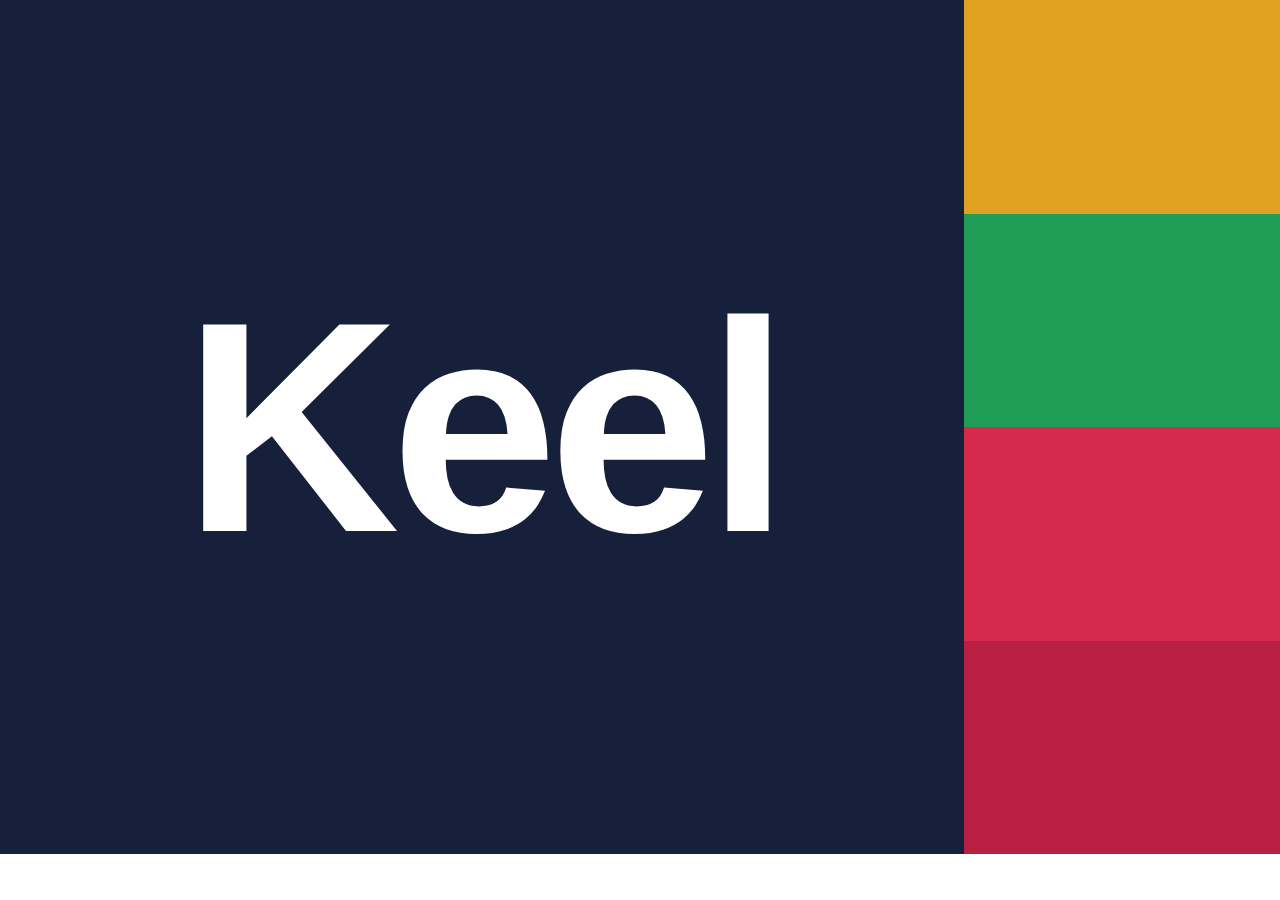
<file: .agents/skills/keel-design-system/Keel.html>
<!DOCTYPE html>
<html lang="en"><head><meta charset="utf-8"><link rel="stylesheet" href="styles.css">
<style>html,body{margin:0;height:100%}body{width:1280px;height:854px;display:grid;grid-template-columns:1fr 316px;font-family:var(--font-sans);overflow:hidden}
.main{background:var(--navy-900);display:flex;align-items:center;justify-content:center}
.mark{font-size:300px;font-weight:700;letter-spacing:-.03em;color:#fff;line-height:.9}
.strip{display:grid;grid-template-rows:repeat(4,1fr)}
.strip>div{width:100%;height:100%}</style></head>
<body><div class="main"><span class="mark">Keel</span></div>
<div class="strip">
<div style="background:var(--amber)"></div>
<div style="background:var(--green)"></div>
<div style="background:var(--crimson-600)"></div>
<div style="background:var(--crimson-700)"></div>
</div></body></html>
</file>
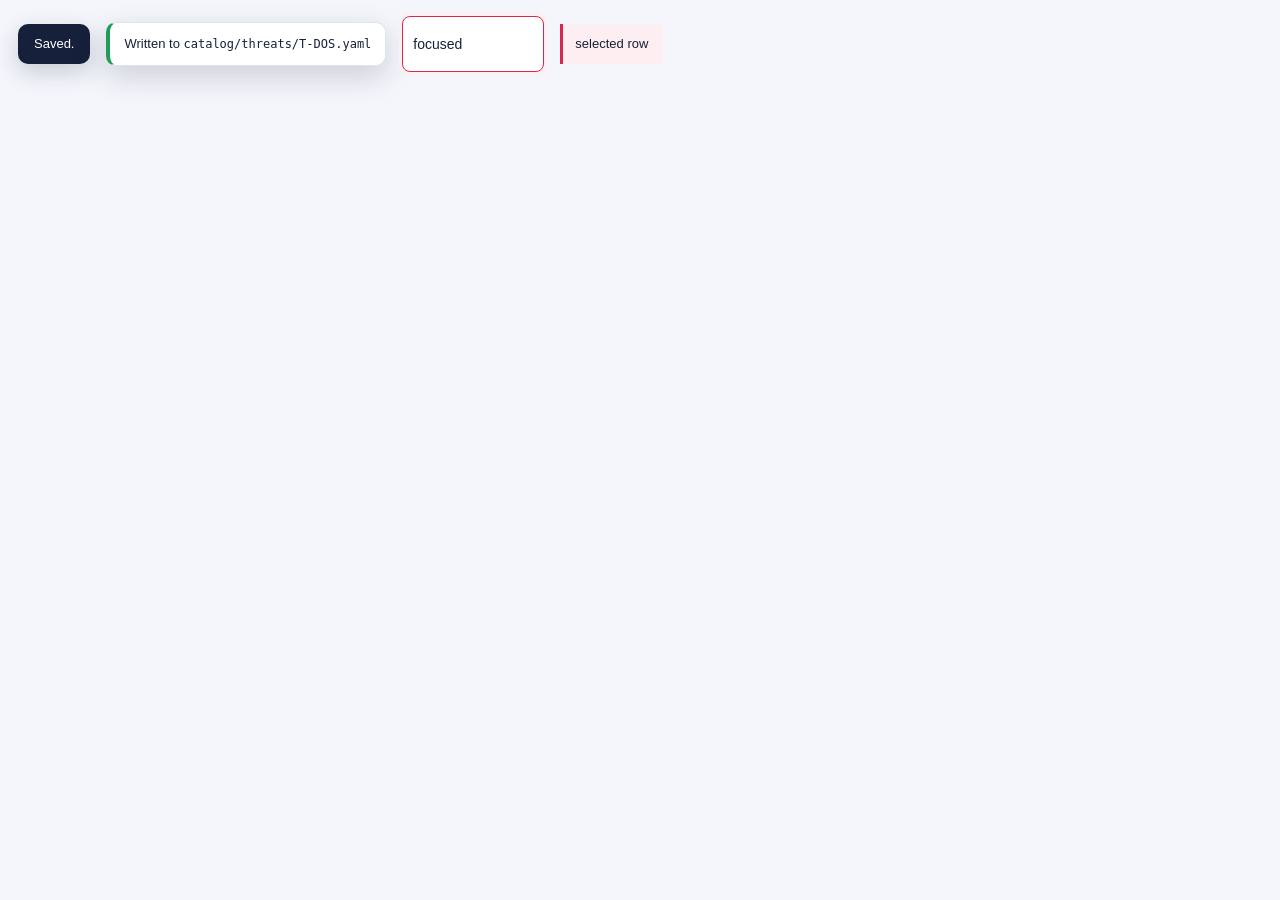
<file: .agents/skills/keel-design-system/guidelines/brand-elevation.html>
<!-- @dsCard group="Brand" viewport="700x150" name="Elevation & focus" subtitle="Almost absent — only floating layers cast a shadow. No blur anywhere." -->
<!DOCTYPE html>
<html lang="en"><head><meta charset="utf-8"><link rel="stylesheet" href="../styles.css">
<style>html,body{margin:0}body{background:var(--surface-app);font:var(--fs-14)/var(--lh-base) var(--font-sans);color:var(--text-strong);padding:16px 18px}a{color:var(--text-link)}a:hover{color:var(--text-link-hover)}
.sw{display:flex;gap:0;border-radius:var(--r-8);overflow:hidden;border:1px solid var(--line-panel)}
.sw>div{flex:1;height:56px;display:flex;align-items:flex-end;padding:6px 8px;font-family:var(--font-mono);font-size:9px;letter-spacing:.02em}
.grid{display:grid;gap:10px}
.k{font-size:var(--fs-10);text-transform:uppercase;letter-spacing:var(--ls-key);color:var(--text-faint);font-weight:var(--fw-bold);margin:0 0 6px}
.mono{font-family:var(--font-mono)}
.tok{font-family:var(--font-mono);font-size:var(--fs-11);color:var(--text-muted)}
</style></head><body>
<div style="display:flex;gap:16px;align-items:center;flex-wrap:wrap">
<div style="background:var(--navy-900);color:#fff;padding:10px 16px;border-radius:var(--r-10);font-size:var(--fs-13);box-shadow:var(--shadow-toast)">Saved.</div>
<div style="background:#fff;border:1px solid var(--border);border-left:4px solid var(--green);padding:11px 14px;border-radius:var(--r-10);font-size:var(--fs-13);box-shadow:var(--shadow-dialog)">Written to <span class="mono" style="font-size:var(--fs-12)">catalog/threats/T-DOS.yaml</span></div>
<input value="focused" readonly style="height:var(--input-h);border:1px solid var(--crimson-600);border-radius:var(--r-8);padding:8px 10px;box-shadow:var(--focus-ring);font:var(--fs-14) var(--font-sans);color:var(--navy-900);width:120px">
<div style="background:var(--crimson-50);box-shadow:var(--selected-rail-accent);padding:10px 15px;border-radius:0;font-size:var(--fs-13);color:var(--navy-900)">selected row</div></div>
</body></html>
</file>
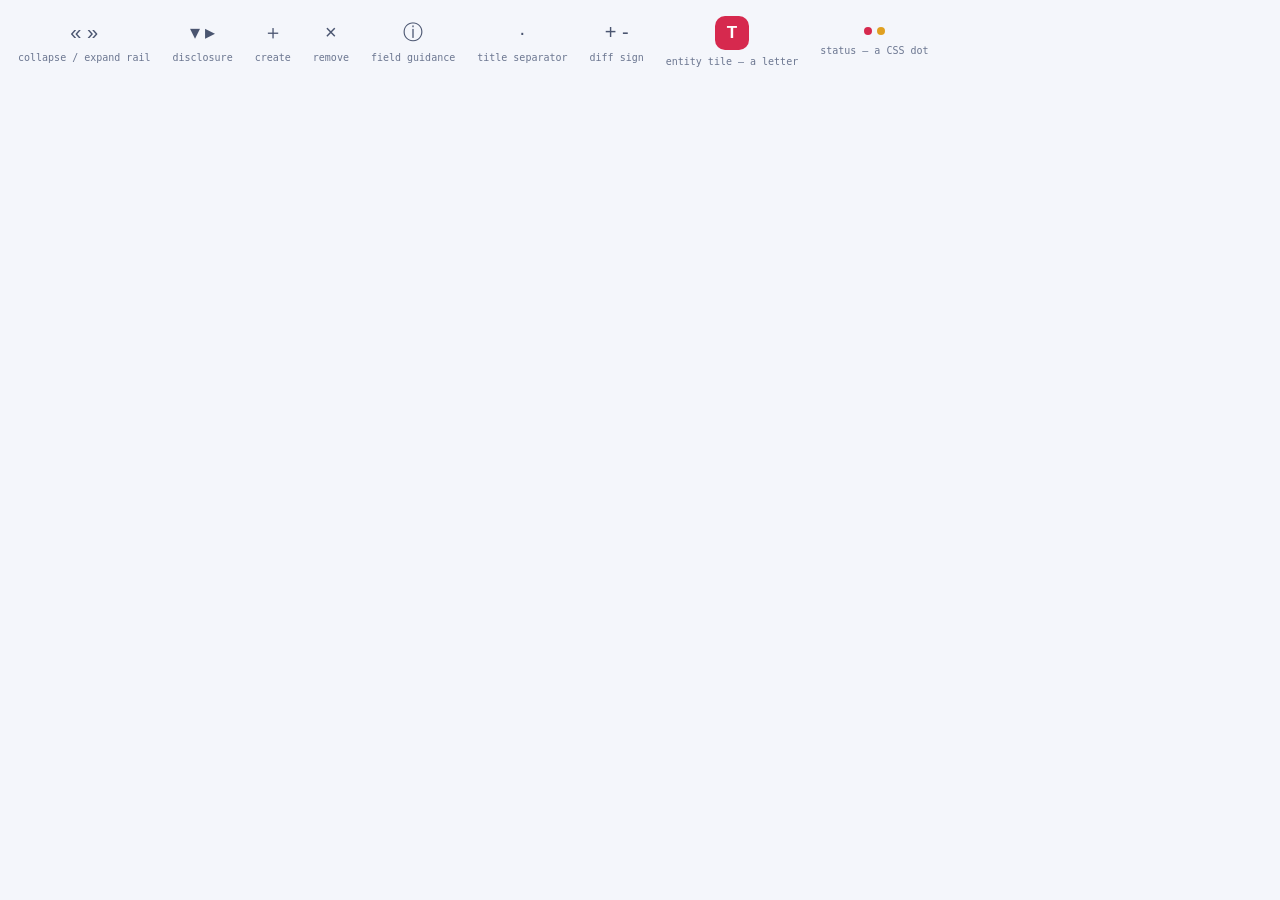
<file: .agents/skills/keel-design-system/guidelines/brand-iconography.html>
<!-- @dsCard group="Brand" viewport="700x160" name="Iconography — glyphs only" subtitle="No icon set, no SVG icons, no emoji. This is the complete inventory." -->
<!DOCTYPE html>
<html lang="en"><head><meta charset="utf-8"><link rel="stylesheet" href="../styles.css">
<style>html,body{margin:0}body{background:var(--surface-app);font:var(--fs-14)/var(--lh-base) var(--font-sans);color:var(--text-strong);padding:16px 18px}a{color:var(--text-link)}a:hover{color:var(--text-link-hover)}
.sw{display:flex;gap:0;border-radius:var(--r-8);overflow:hidden;border:1px solid var(--line-panel)}
.sw>div{flex:1;height:56px;display:flex;align-items:flex-end;padding:6px 8px;font-family:var(--font-mono);font-size:9px;letter-spacing:.02em}
.grid{display:grid;gap:10px}
.k{font-size:var(--fs-10);text-transform:uppercase;letter-spacing:var(--ls-key);color:var(--text-faint);font-weight:var(--fw-bold);margin:0 0 6px}
.mono{font-family:var(--font-mono)}
.tok{font-family:var(--font-mono);font-size:var(--fs-11);color:var(--text-muted)}
</style></head><body>
<div style="display:flex;gap:22px;flex-wrap:wrap;align-items:flex-start">
<div style="text-align:center"><div style="font-size:20px;color:var(--navy-600);line-height:1.6">«  »</div><p class="tok" style="margin:2px 0 0;font-size:10px">collapse / expand rail</p></div><div style="text-align:center"><div style="font-size:20px;color:var(--navy-600);line-height:1.6">▾  ▸</div><p class="tok" style="margin:2px 0 0;font-size:10px">disclosure</p></div><div style="text-align:center"><div style="font-size:20px;color:var(--navy-600);line-height:1.6">＋</div><p class="tok" style="margin:2px 0 0;font-size:10px">create</p></div><div style="text-align:center"><div style="font-size:20px;color:var(--navy-600);line-height:1.6">×</div><p class="tok" style="margin:2px 0 0;font-size:10px">remove</p></div><div style="text-align:center"><div style="font-size:20px;color:var(--navy-600);line-height:1.6">ⓘ</div><p class="tok" style="margin:2px 0 0;font-size:10px">field guidance</p></div><div style="text-align:center"><div style="font-size:20px;color:var(--navy-600);line-height:1.6">·</div><p class="tok" style="margin:2px 0 0;font-size:10px">title separator</p></div><div style="text-align:center"><div style="font-size:20px;color:var(--navy-600);line-height:1.6">+  -</div><p class="tok" style="margin:2px 0 0;font-size:10px">diff sign</p></div>
<div style="text-align:center"><div style="width:34px;height:34px;border-radius:var(--r-10);background:var(--crimson-600);color:#fff;display:flex;align-items:center;justify-content:center;font-size:17px;font-weight:700;margin:0 auto">T</div><p class="tok" style="margin:4px 0 0;font-size:10px">entity tile — a letter</p></div>
<div style="text-align:center"><div style="display:flex;gap:5px;justify-content:center;padding-top:11px"><span style="width:8px;height:8px;border-radius:50%;background:var(--crimson-600);display:inline-block"></span><span style="width:8px;height:8px;border-radius:50%;background:var(--amber);display:inline-block"></span></div><p class="tok" style="margin:8px 0 0;font-size:10px">status — a CSS dot</p></div></div>
</body></html>
</file>
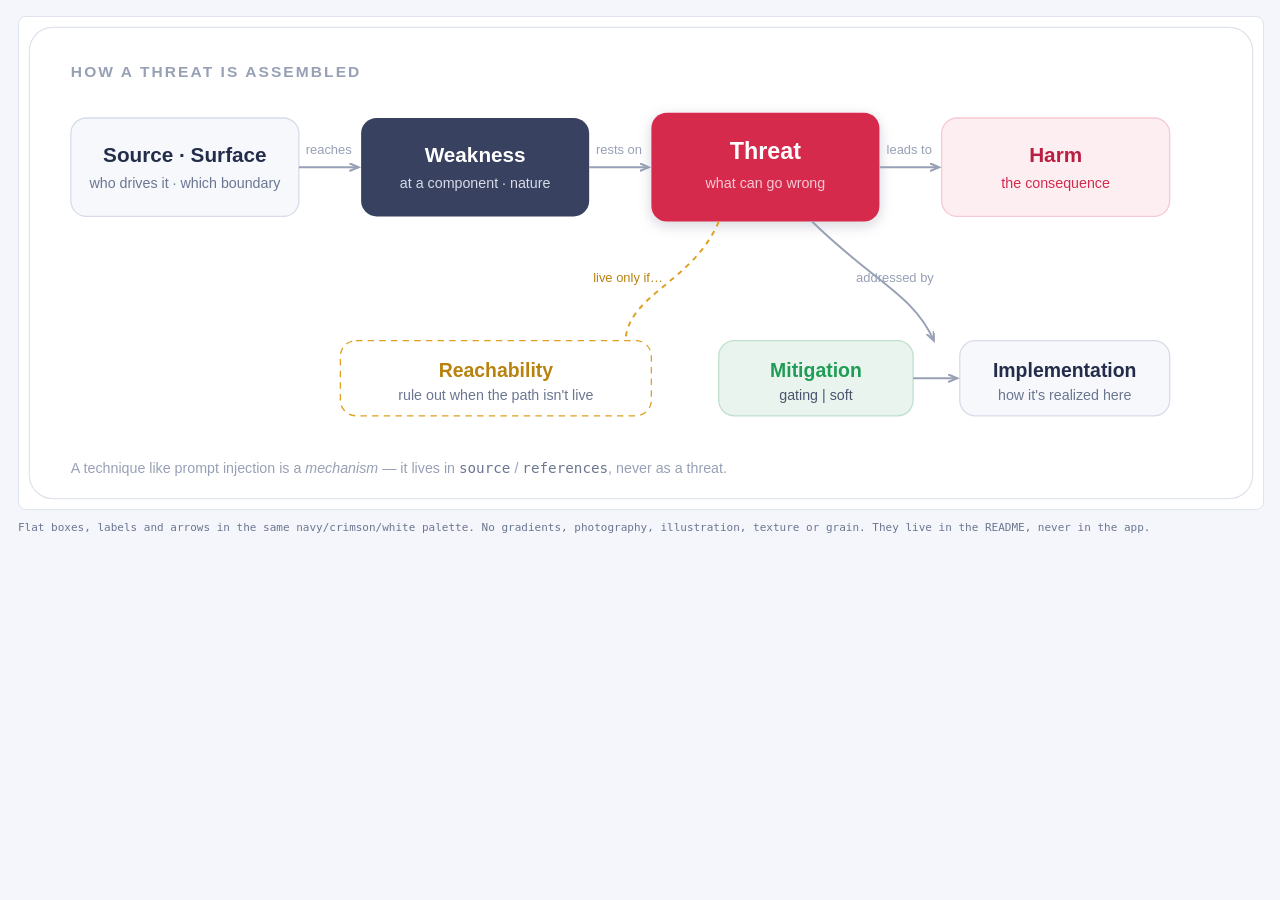
<file: .agents/skills/keel-design-system/guidelines/brand-imagery.html>
<!-- @dsCard group="Brand" viewport="700x230" name="Imagery" subtitle="Three flat vector diagrams exist. The app itself ships zero images." -->
<!DOCTYPE html>
<html lang="en"><head><meta charset="utf-8"><link rel="stylesheet" href="../styles.css">
<style>html,body{margin:0}body{background:var(--surface-app);font:var(--fs-14)/var(--lh-base) var(--font-sans);color:var(--text-strong);padding:16px 18px}a{color:var(--text-link)}a:hover{color:var(--text-link-hover)}
.sw{display:flex;gap:0;border-radius:var(--r-8);overflow:hidden;border:1px solid var(--line-panel)}
.sw>div{flex:1;height:56px;display:flex;align-items:flex-end;padding:6px 8px;font-family:var(--font-mono);font-size:9px;letter-spacing:.02em}
.grid{display:grid;gap:10px}
.k{font-size:var(--fs-10);text-transform:uppercase;letter-spacing:var(--ls-key);color:var(--text-faint);font-weight:var(--fw-bold);margin:0 0 6px}
.mono{font-family:var(--font-mono)}
.tok{font-family:var(--font-mono);font-size:var(--fs-11);color:var(--text-muted)}
</style></head><body>
<img src="../assets/threat-spine.svg" alt="How a threat is assembled" style="width:100%;display:block;background:#fff;border:1px solid var(--line-panel);border-radius:var(--r-8)">
<p class="tok" style="margin:9px 0 0">Flat boxes, labels and arrows in the same navy/crimson/white palette. No gradients, photography, illustration, texture or grain. They live in the README, never in the app.</p>
</body></html>
</file>
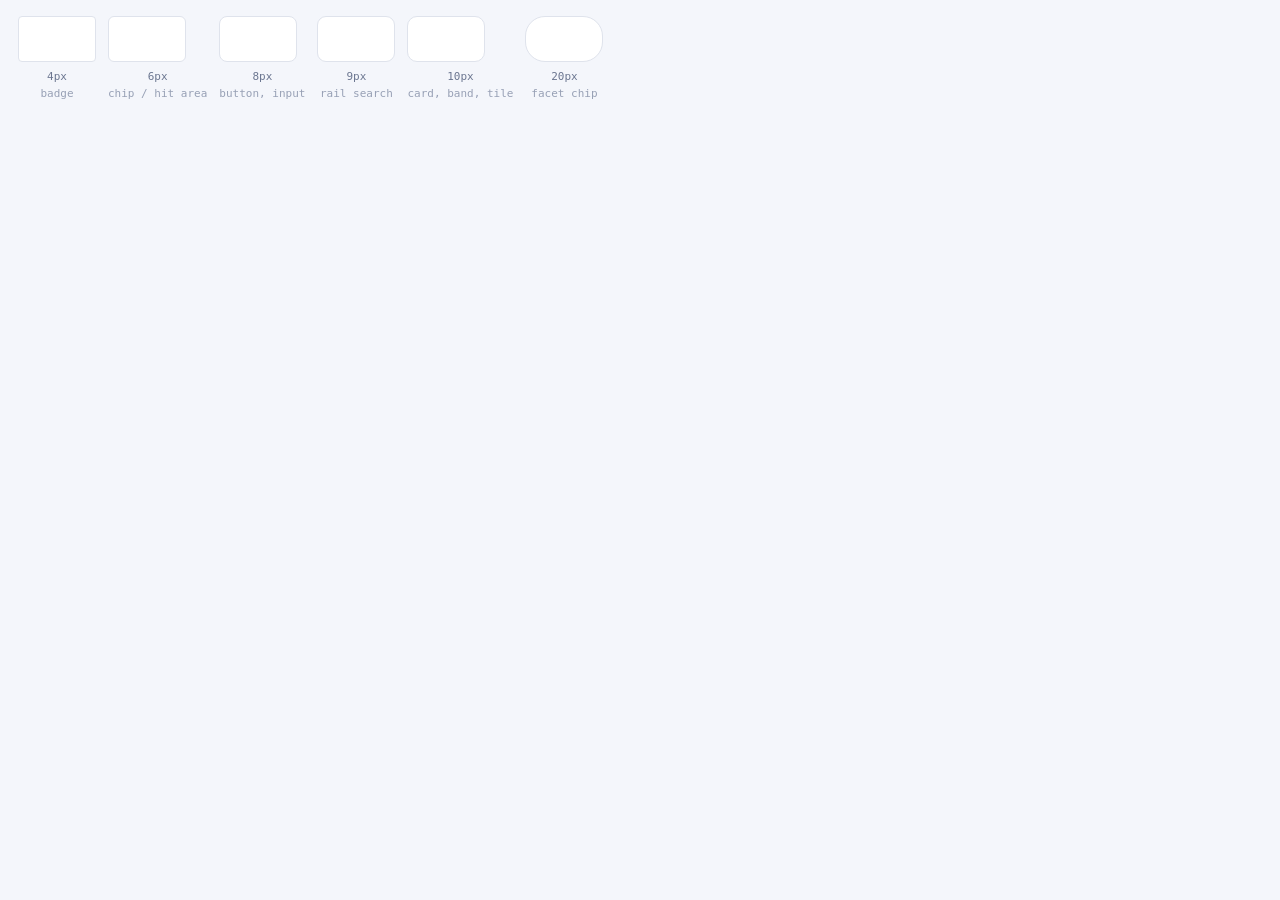
<file: .agents/skills/keel-design-system/guidelines/brand-radii.html>
<!-- @dsCard group="Brand" viewport="700x140" name="Radii" subtitle="Squarish by default — Keel reads as a document tool" -->
<!DOCTYPE html>
<html lang="en"><head><meta charset="utf-8"><link rel="stylesheet" href="../styles.css">
<style>html,body{margin:0}body{background:var(--surface-app);font:var(--fs-14)/var(--lh-base) var(--font-sans);color:var(--text-strong);padding:16px 18px}a{color:var(--text-link)}a:hover{color:var(--text-link-hover)}
.sw{display:flex;gap:0;border-radius:var(--r-8);overflow:hidden;border:1px solid var(--line-panel)}
.sw>div{flex:1;height:56px;display:flex;align-items:flex-end;padding:6px 8px;font-family:var(--font-mono);font-size:9px;letter-spacing:.02em}
.grid{display:grid;gap:10px}
.k{font-size:var(--fs-10);text-transform:uppercase;letter-spacing:var(--ls-key);color:var(--text-faint);font-weight:var(--fw-bold);margin:0 0 6px}
.mono{font-family:var(--font-mono)}
.tok{font-family:var(--font-mono);font-size:var(--fs-11);color:var(--text-muted)}
</style></head><body>
<div style="display:flex;gap:12px;align-items:flex-end;flex-wrap:wrap">
<div style="text-align:center"><div style="width:76px;height:44px;background:#fff;border:1px solid var(--line-panel);border-radius:var(--r-4)"></div><p class="tok" style="margin:6px 0 0">4px<br><span style="color:var(--text-faint)">badge</span></p></div><div style="text-align:center"><div style="width:76px;height:44px;background:#fff;border:1px solid var(--line-panel);border-radius:var(--r-6)"></div><p class="tok" style="margin:6px 0 0">6px<br><span style="color:var(--text-faint)">chip / hit area</span></p></div><div style="text-align:center"><div style="width:76px;height:44px;background:#fff;border:1px solid var(--line-panel);border-radius:var(--r-8)"></div><p class="tok" style="margin:6px 0 0">8px<br><span style="color:var(--text-faint)">button, input</span></p></div><div style="text-align:center"><div style="width:76px;height:44px;background:#fff;border:1px solid var(--line-panel);border-radius:var(--r-9)"></div><p class="tok" style="margin:6px 0 0">9px<br><span style="color:var(--text-faint)">rail search</span></p></div><div style="text-align:center"><div style="width:76px;height:44px;background:#fff;border:1px solid var(--line-panel);border-radius:var(--r-10)"></div><p class="tok" style="margin:6px 0 0">10px<br><span style="color:var(--text-faint)">card, band, tile</span></p></div><div style="text-align:center"><div style="width:76px;height:44px;background:#fff;border:1px solid var(--line-panel);border-radius:var(--r-pill)"></div><p class="tok" style="margin:6px 0 0">20px<br><span style="color:var(--text-faint)">facet chip</span></p></div></div>
</body></html>
</file>
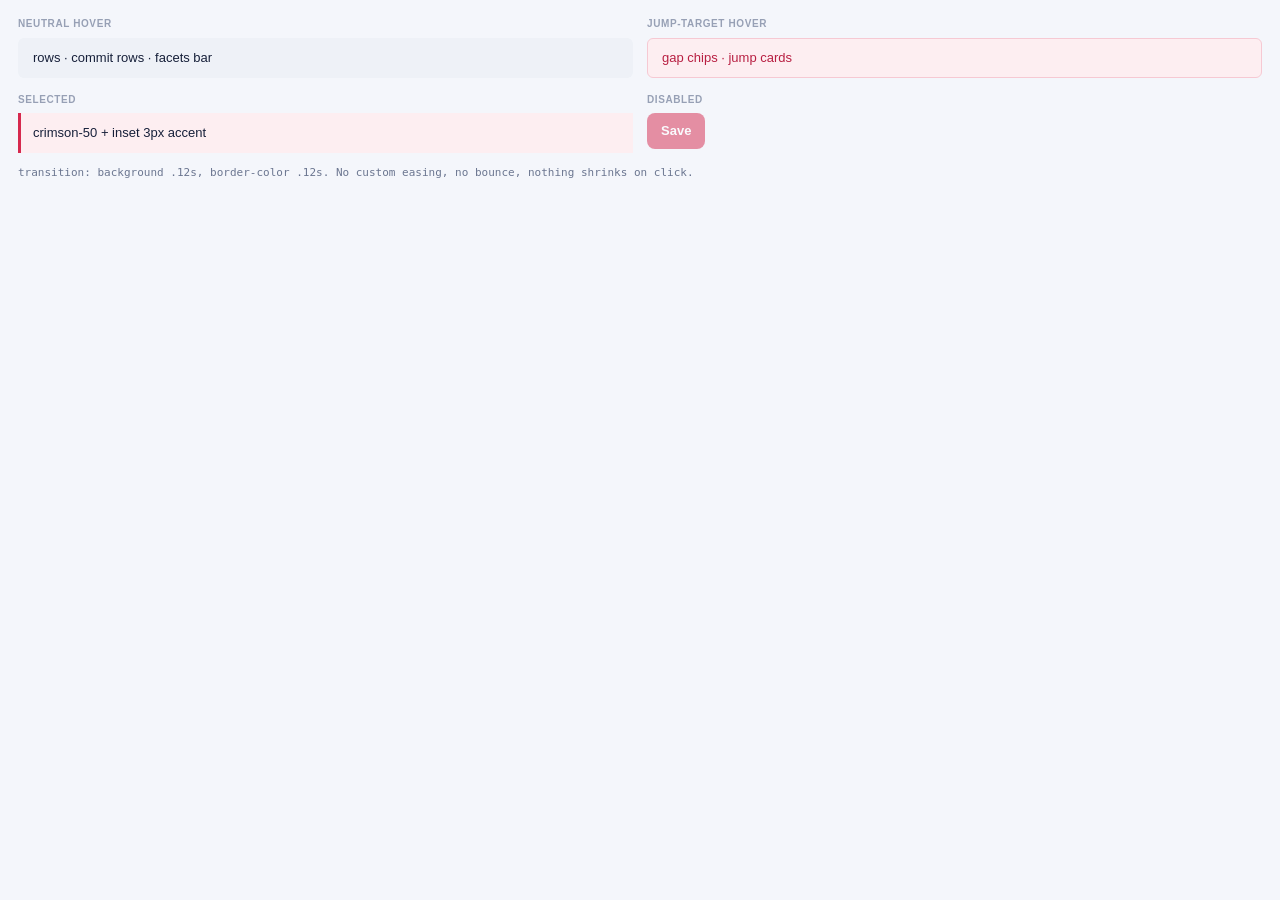
<file: .agents/skills/keel-design-system/guidelines/brand-states.html>
<!-- @dsCard group="Brand" viewport="700x170" name="Interaction states" subtitle="Hover neutral → navy-100. Hover a jump target → crimson wash. No press state exists." -->
<!DOCTYPE html>
<html lang="en"><head><meta charset="utf-8"><link rel="stylesheet" href="../styles.css">
<style>html,body{margin:0}body{background:var(--surface-app);font:var(--fs-14)/var(--lh-base) var(--font-sans);color:var(--text-strong);padding:16px 18px}a{color:var(--text-link)}a:hover{color:var(--text-link-hover)}
.sw{display:flex;gap:0;border-radius:var(--r-8);overflow:hidden;border:1px solid var(--line-panel)}
.sw>div{flex:1;height:56px;display:flex;align-items:flex-end;padding:6px 8px;font-family:var(--font-mono);font-size:9px;letter-spacing:.02em}
.grid{display:grid;gap:10px}
.k{font-size:var(--fs-10);text-transform:uppercase;letter-spacing:var(--ls-key);color:var(--text-faint);font-weight:var(--fw-bold);margin:0 0 6px}
.mono{font-family:var(--font-mono)}
.tok{font-family:var(--font-mono);font-size:var(--fs-11);color:var(--text-muted)}
</style></head><body>
<div class="grid" style="grid-template-columns:1fr 1fr;gap:14px">
<div><p class="k">Neutral hover</p><div style="background:var(--navy-100);padding:10px 15px;border-radius:var(--r-6);font-size:var(--fs-13)">rows · commit rows · facets bar</div></div>
<div><p class="k">Jump-target hover</p><div style="background:var(--crimson-50);color:var(--crimson-700);border:1px solid var(--crimson-200);padding:9px 14px;border-radius:var(--r-6);font-size:var(--fs-13)">gap chips · jump cards</div></div>
<div><p class="k">Selected</p><div style="background:var(--crimson-50);box-shadow:var(--selected-rail-accent);padding:10px 15px;font-size:var(--fs-13)">crimson-50 + inset 3px accent</div></div>
<div><p class="k">Disabled</p><div style="background:var(--crimson-600);color:#fff;opacity:.5;padding:8px 14px;border-radius:var(--r-8);font-size:var(--fs-13);font-weight:600;display:inline-block">Save</div></div></div>
<p class="tok" style="margin:11px 0 0">transition: background .12s, border-color .12s. No custom easing, no bounce, nothing shrinks on click.</p>
</body></html>
</file>
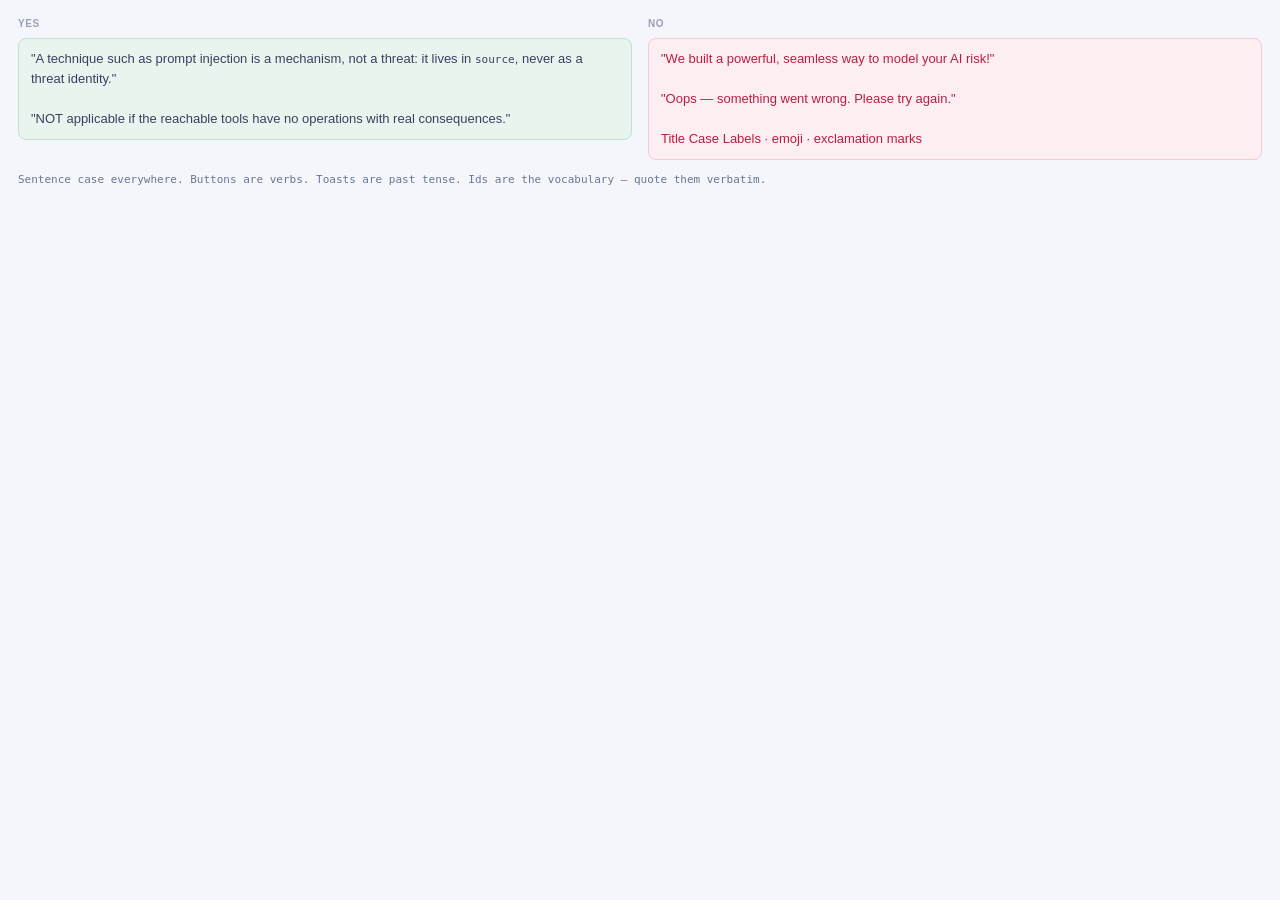
<file: .agents/skills/keel-design-system/guidelines/brand-voice.html>
<!-- @dsCard group="Brand" viewport="700x210" name="Voice" subtitle="Declarative, second person, opinionated with the reasoning attached. No emoji." -->
<!DOCTYPE html>
<html lang="en"><head><meta charset="utf-8"><link rel="stylesheet" href="../styles.css">
<style>html,body{margin:0}body{background:var(--surface-app);font:var(--fs-14)/var(--lh-base) var(--font-sans);color:var(--text-strong);padding:16px 18px}a{color:var(--text-link)}a:hover{color:var(--text-link-hover)}
.sw{display:flex;gap:0;border-radius:var(--r-8);overflow:hidden;border:1px solid var(--line-panel)}
.sw>div{flex:1;height:56px;display:flex;align-items:flex-end;padding:6px 8px;font-family:var(--font-mono);font-size:9px;letter-spacing:.02em}
.grid{display:grid;gap:10px}
.k{font-size:var(--fs-10);text-transform:uppercase;letter-spacing:var(--ls-key);color:var(--text-faint);font-weight:var(--fw-bold);margin:0 0 6px}
.mono{font-family:var(--font-mono)}
.tok{font-family:var(--font-mono);font-size:var(--fs-11);color:var(--text-muted)}
</style></head><body>
<div class="grid" style="grid-template-columns:1fr 1fr;gap:16px">
<div><p class="k">Yes</p><div style="background:var(--green-50);border:1px solid var(--green-200);border-radius:var(--r-8);padding:10px 12px;font-size:var(--fs-13);color:var(--navy-700);line-height:1.55">"A technique such as prompt injection is a mechanism, not a threat: it lives in <span class="mono" style="font-size:11px">source</span>, never as a threat identity."<br><br>"NOT applicable if the reachable tools have no operations with real consequences."</div></div>
<div><p class="k">No</p><div style="background:var(--crimson-50);border:1px solid var(--crimson-200);border-radius:var(--r-8);padding:10px 12px;font-size:var(--fs-13);color:var(--crimson-700);line-height:1.55">"We built a powerful, seamless way to model your AI risk!"<br><br>"Oops — something went wrong. Please try again."<br><br>Title Case Labels · emoji · exclamation marks</div></div></div>
<p class="tok" style="margin:11px 0 0">Sentence case everywhere. Buttons are verbs. Toasts are past tense. Ids are the vocabulary — quote them verbatim.</p>
</body></html>
</file>
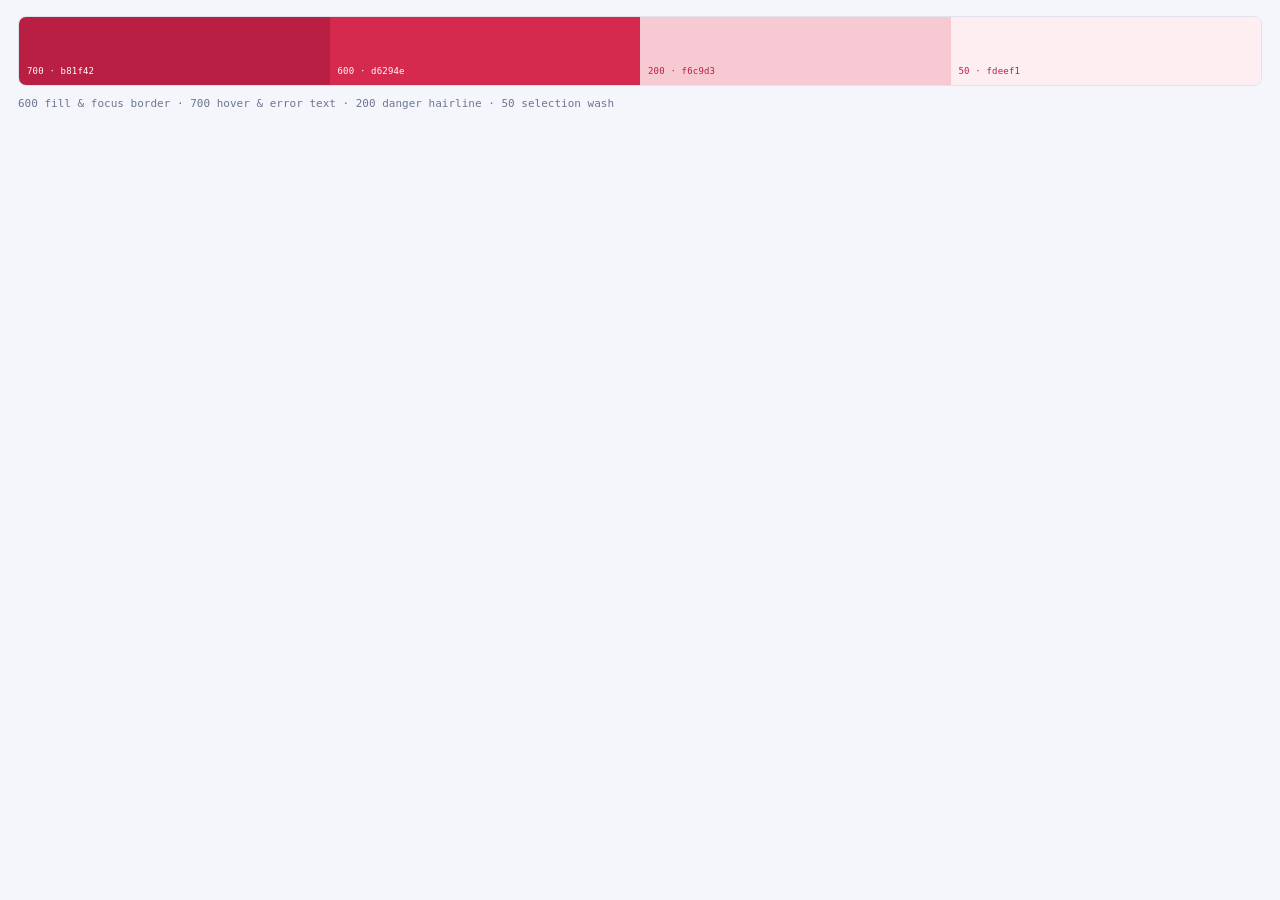
<file: .agents/skills/keel-design-system/guidelines/colors-crimson.html>
<!-- @dsCard group="Colors" viewport="700x140" name="Crimson — the only accent" subtitle="Means exactly three things: selected, primary action, danger" -->
<!DOCTYPE html>
<html lang="en"><head><meta charset="utf-8"><link rel="stylesheet" href="../styles.css">
<style>html,body{margin:0}body{background:var(--surface-app);font:var(--fs-14)/var(--lh-base) var(--font-sans);color:var(--text-strong);padding:16px 18px}a{color:var(--text-link)}a:hover{color:var(--text-link-hover)}
.sw{display:flex;gap:0;border-radius:var(--r-8);overflow:hidden;border:1px solid var(--line-panel)}
.sw>div{flex:1;height:56px;display:flex;align-items:flex-end;padding:6px 8px;font-family:var(--font-mono);font-size:9px;letter-spacing:.02em}
.grid{display:grid;gap:10px}
.k{font-size:var(--fs-10);text-transform:uppercase;letter-spacing:var(--ls-key);color:var(--text-faint);font-weight:var(--fw-bold);margin:0 0 6px}
.mono{font-family:var(--font-mono)}
.tok{font-family:var(--font-mono);font-size:var(--fs-11);color:var(--text-muted)}
</style></head><body>
<div class="sw">
<div style="background:var(--crimson-700);color:#fff">700 · b81f42</div>
<div style="background:var(--crimson-600);color:#fff">600 · d6294e</div>
<div style="background:var(--crimson-200);color:var(--crimson-700)">200 · f6c9d3</div>
<div style="background:var(--crimson-50);color:var(--crimson-700)">50 · fdeef1</div></div>
<p class="tok" style="margin:9px 0 0">600 fill &amp; focus border · 700 hover &amp; error text · 200 danger hairline · 50 selection wash</p>
</body></html>
</file>
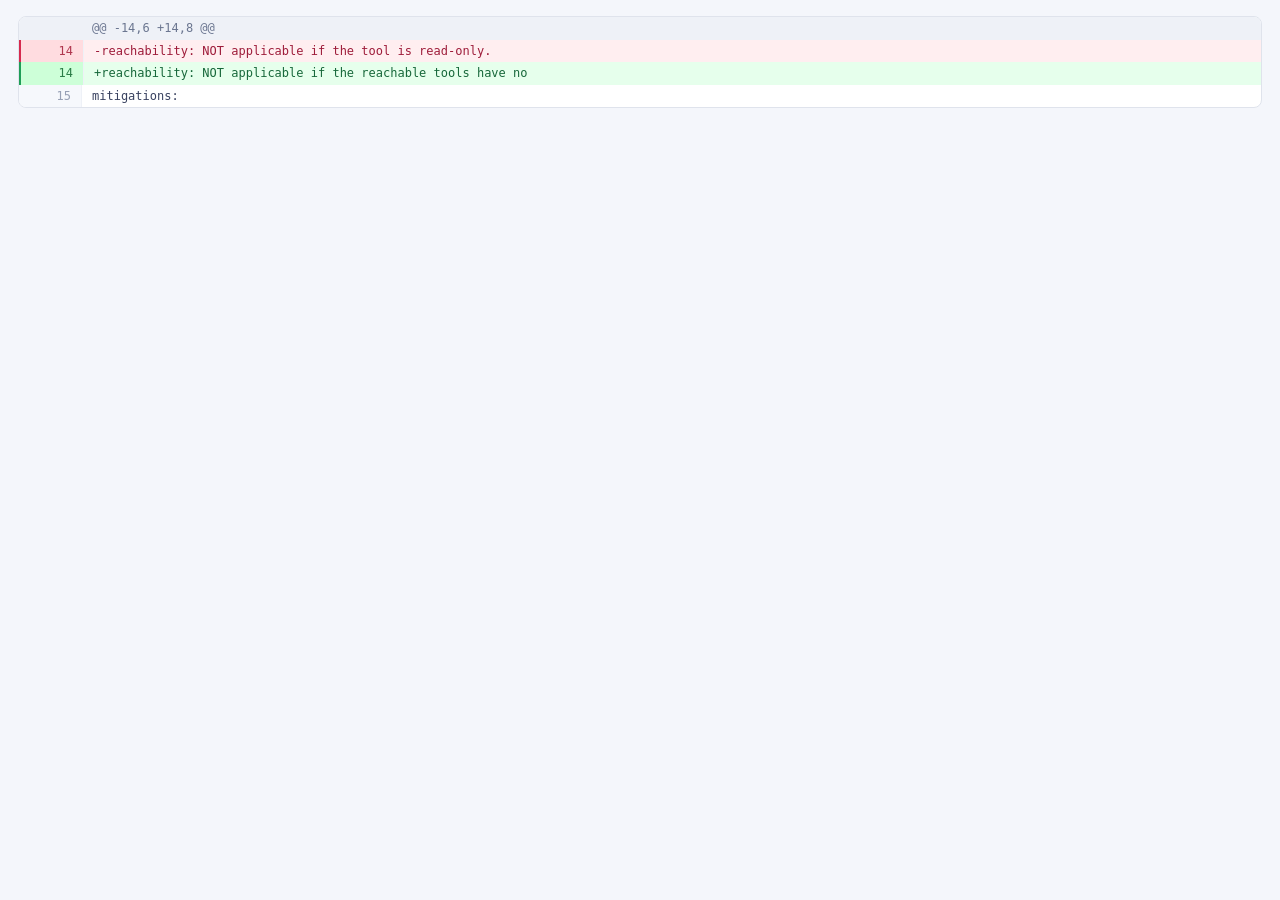
<file: .agents/skills/keel-design-system/guidelines/colors-diff.html>
<!-- @dsCard group="Colors" viewport="700x130" name="Diff channels" subtitle="GitHub's colours on purpose — the diff quotes another tool's convention" -->
<!DOCTYPE html>
<html lang="en"><head><meta charset="utf-8"><link rel="stylesheet" href="../styles.css">
<style>html,body{margin:0}body{background:var(--surface-app);font:var(--fs-14)/var(--lh-base) var(--font-sans);color:var(--text-strong);padding:16px 18px}a{color:var(--text-link)}a:hover{color:var(--text-link-hover)}
.sw{display:flex;gap:0;border-radius:var(--r-8);overflow:hidden;border:1px solid var(--line-panel)}
.sw>div{flex:1;height:56px;display:flex;align-items:flex-end;padding:6px 8px;font-family:var(--font-mono);font-size:9px;letter-spacing:.02em}
.grid{display:grid;gap:10px}
.k{font-size:var(--fs-10);text-transform:uppercase;letter-spacing:var(--ls-key);color:var(--text-faint);font-weight:var(--fw-bold);margin:0 0 6px}
.mono{font-family:var(--font-mono)}
.tok{font-family:var(--font-mono);font-size:var(--fs-11);color:var(--text-muted)}
</style></head><body>
<div class="mono" style="font-size:var(--fs-12);border:1px solid var(--line-panel);border-radius:var(--r-8);overflow:hidden;background:#fff">
<div style="display:flex;background:var(--diff-hunk-bg)"><span style="min-width:42px;text-align:right;padding:2px 10px;color:var(--navy-400);border-right:1px solid var(--border2)"></span><span style="padding:2px 10px;color:var(--navy-500)">@@ -14,6 +14,8 @@</span></div>
<div style="display:flex;background:var(--diff-del-bg)"><span style="min-width:42px;text-align:right;padding:2px 10px;background:var(--diff-del-gutter);color:var(--diff-del-gutter-fg);border-left:2px solid var(--crimson-600);border-right:1px solid var(--border2)">14</span><span style="padding:2px 10px;color:var(--diff-del-fg)">-reachability: NOT applicable if the tool is read-only.</span></div>
<div style="display:flex;background:var(--diff-add-bg)"><span style="min-width:42px;text-align:right;padding:2px 10px;background:var(--diff-add-gutter);color:var(--diff-add-gutter-fg);border-left:2px solid var(--green);border-right:1px solid var(--border2)">14</span><span style="padding:2px 10px;color:var(--diff-add-fg)">+reachability: NOT applicable if the reachable tools have no</span></div>
<div style="display:flex"><span style="min-width:42px;text-align:right;padding:2px 10px;background:var(--tint);color:var(--navy-400);border-right:1px solid var(--border2)">15</span><span style="padding:2px 10px;color:var(--navy-700)"> mitigations:</span></div></div>
</body></html>
</file>
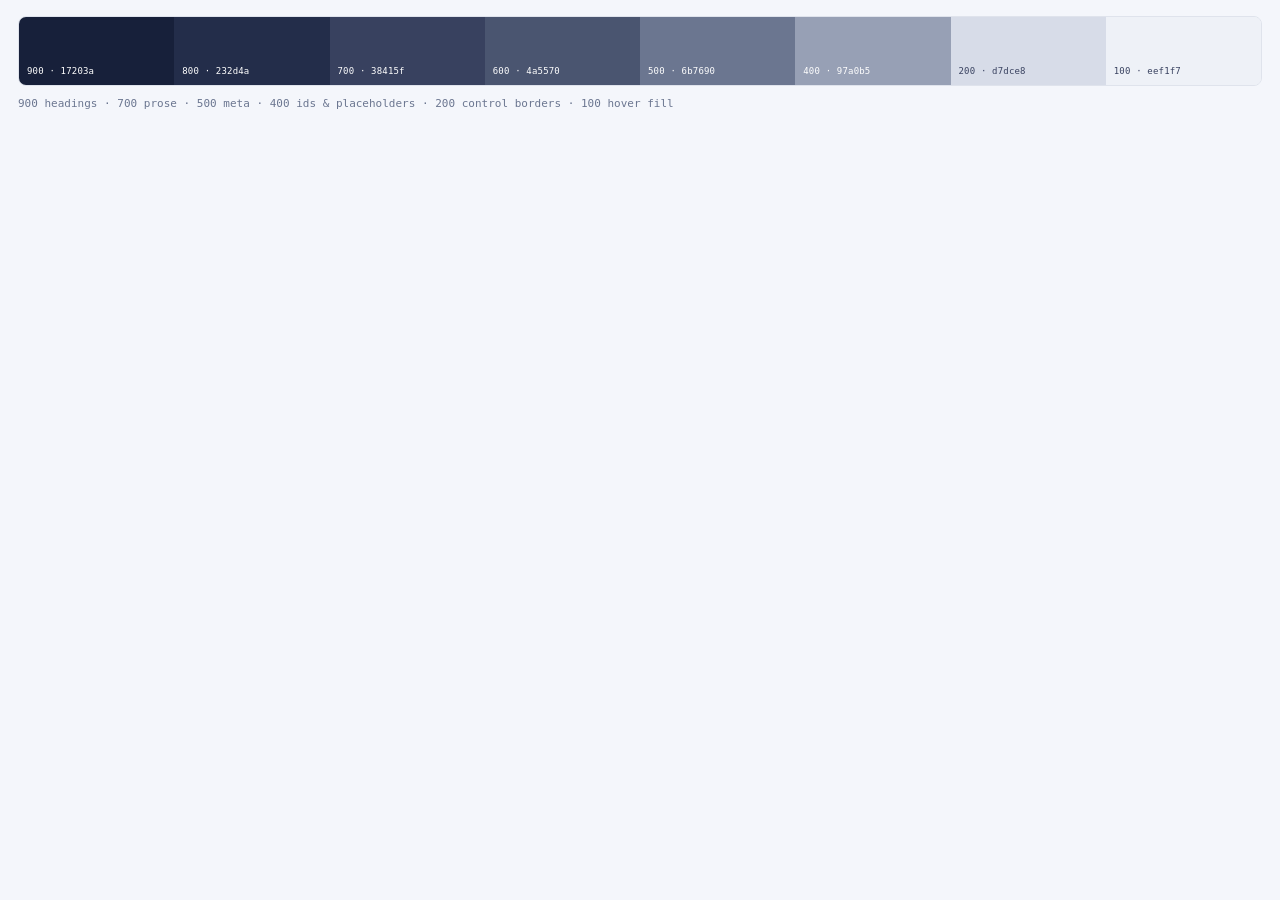
<file: .agents/skills/keel-design-system/guidelines/colors-navy.html>
<!-- @dsCard group="Colors" viewport="700x140" name="Navy ramp" subtitle="Structure, text and chrome — every hairline and every word" -->
<!DOCTYPE html>
<html lang="en"><head><meta charset="utf-8"><link rel="stylesheet" href="../styles.css">
<style>html,body{margin:0}body{background:var(--surface-app);font:var(--fs-14)/var(--lh-base) var(--font-sans);color:var(--text-strong);padding:16px 18px}a{color:var(--text-link)}a:hover{color:var(--text-link-hover)}
.sw{display:flex;gap:0;border-radius:var(--r-8);overflow:hidden;border:1px solid var(--line-panel)}
.sw>div{flex:1;height:56px;display:flex;align-items:flex-end;padding:6px 8px;font-family:var(--font-mono);font-size:9px;letter-spacing:.02em}
.grid{display:grid;gap:10px}
.k{font-size:var(--fs-10);text-transform:uppercase;letter-spacing:var(--ls-key);color:var(--text-faint);font-weight:var(--fw-bold);margin:0 0 6px}
.mono{font-family:var(--font-mono)}
.tok{font-family:var(--font-mono);font-size:var(--fs-11);color:var(--text-muted)}
</style></head><body>
<div class="sw">
<div style="background:var(--navy-900);color:#fff">900 · 17203a</div>
<div style="background:var(--navy-800);color:#fff">800 · 232d4a</div>
<div style="background:var(--navy-700);color:#fff">700 · 38415f</div>
<div style="background:var(--navy-600);color:#fff">600 · 4a5570</div>
<div style="background:var(--navy-500);color:#fff">500 · 6b7690</div>
<div style="background:var(--navy-400);color:#fff">400 · 97a0b5</div>
<div style="background:var(--navy-200);color:var(--navy-700)">200 · d7dce8</div>
<div style="background:var(--navy-100);color:var(--navy-700)">100 · eef1f7</div></div>
<p class="tok" style="margin:9px 0 0">900 headings · 700 prose · 500 meta · 400 ids &amp; placeholders · 200 control borders · 100 hover fill</p>
</body></html>
</file>
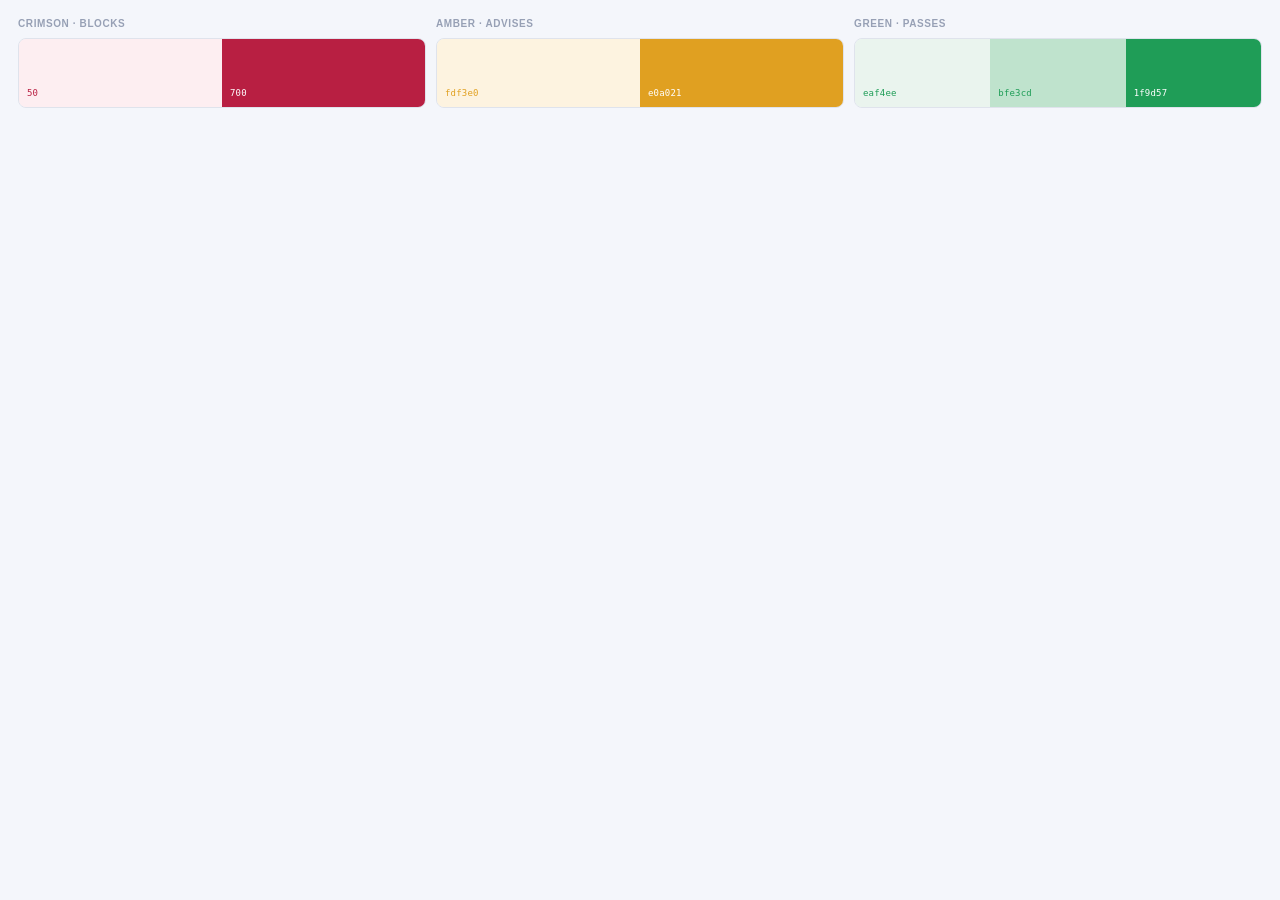
<file: .agents/skills/keel-design-system/guidelines/colors-semantic.html>
<!-- @dsCard group="Colors" viewport="700x150" name="Status hues" subtitle="Amber advises and never blocks; green passes; crimson blocks" -->
<!DOCTYPE html>
<html lang="en"><head><meta charset="utf-8"><link rel="stylesheet" href="../styles.css">
<style>html,body{margin:0}body{background:var(--surface-app);font:var(--fs-14)/var(--lh-base) var(--font-sans);color:var(--text-strong);padding:16px 18px}a{color:var(--text-link)}a:hover{color:var(--text-link-hover)}
.sw{display:flex;gap:0;border-radius:var(--r-8);overflow:hidden;border:1px solid var(--line-panel)}
.sw>div{flex:1;height:56px;display:flex;align-items:flex-end;padding:6px 8px;font-family:var(--font-mono);font-size:9px;letter-spacing:.02em}
.grid{display:grid;gap:10px}
.k{font-size:var(--fs-10);text-transform:uppercase;letter-spacing:var(--ls-key);color:var(--text-faint);font-weight:var(--fw-bold);margin:0 0 6px}
.mono{font-family:var(--font-mono)}
.tok{font-family:var(--font-mono);font-size:var(--fs-11);color:var(--text-muted)}
</style></head><body>
<div class="grid" style="grid-template-columns:1fr 1fr 1fr">
<div><p class="k">Crimson · blocks</p><div class="sw"><div style="background:var(--crimson-50);color:var(--crimson-700)">50</div><div style="background:var(--crimson-700);color:#fff">700</div></div></div>
<div><p class="k">Amber · advises</p><div class="sw"><div style="background:var(--amber-50);color:var(--amber)">fdf3e0</div><div style="background:var(--amber);color:#fff">e0a021</div></div></div>
<div><p class="k">Green · passes</p><div class="sw"><div style="background:var(--green-50);color:var(--green)">eaf4ee</div><div style="background:var(--green-200);color:var(--green)">bfe3cd</div><div style="background:var(--green);color:#fff">1f9d57</div></div></div></div>
</body></html>
</file>
<file: .agents/skills/keel-design-system/styles.css>
/* Keel design system — global entry point. Imports only. */
@import url("tokens/typography.css");
@import url("tokens/colors.css");
@import url("tokens/spacing.css");
@import url("tokens/radii.css");
@import url("tokens/elevation.css");
@import url("tokens/motion.css");
@import url("tokens/layout.css");
@import url("tokens/semantic.css");
</file>
